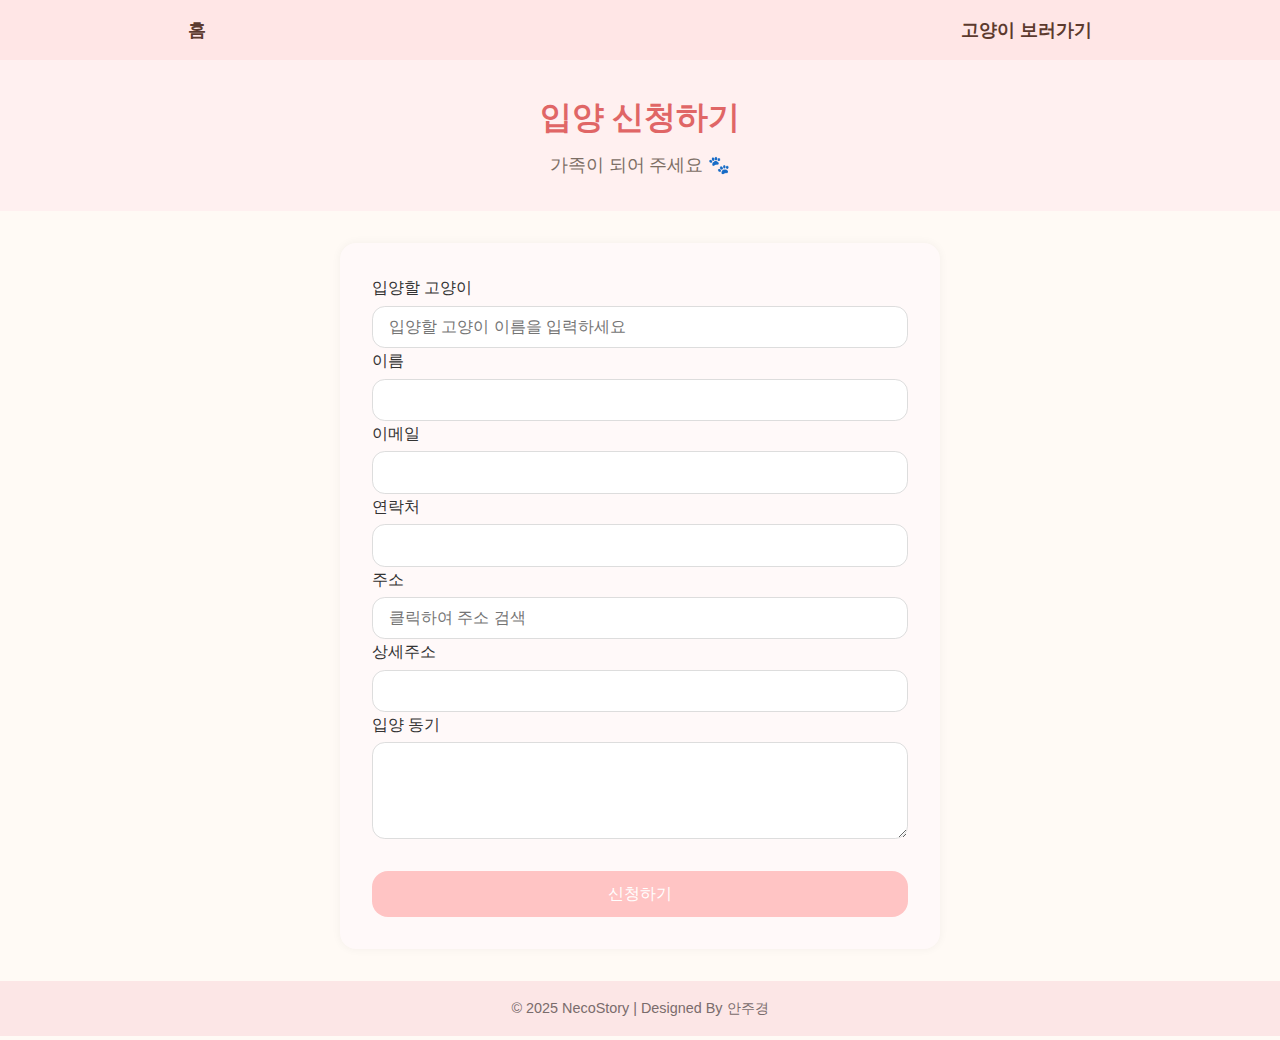
<file: adopt.html>
<!DOCTYPE html>
<html lang="ko">
<head>
    <meta charset="UTF-8">
    <meta name="viewport" content="width=device-width, initial-scale=1.0">
    <title>입양 신청</title>
    <link rel="stylesheet" href="css/style.css">
    <!-- 카카오 주소 검색 API 스크립트 -->
    <script src="https://t1.daumcdn.net/mapjsapi/bundle/postcode/prod/postcode.v2.js"></script>
</head>
<body>
<!-- ✅ 네비게이션 바 -->
<nav>
    <ul>
        <li><a href="index.html">홈</a></li>
        <li><a href="cats.html">고양이 보러가기</a></li>
    </ul>
</nav>
<!-- ✅ 신청 제목 영역 -->
<section class="page-title">
    <h1 id="adopt-title">입양 신청하기</h1>
    <p> 가족이 되어 주세요 🐾</p>
</section>
<!-- ✅ 신청 폼 영역 -->
<section class="adopt-form">
    <form action="https://www.w3schools.com/action_page.php" method="POST">
        <label for="catName">입양할 고양이</label>
        <input type="text" id="catName" name="catName" required>
        <label for="userName">이름</label>
        <input type="text" id="userName" name="userName" required>
        <label for="email">이메일</label>
        <input type="email" id="email" name="email" required>
        <label for="phone">연락처</label>
        <input type="tel" id="phone" name="phone" required>
        <label for="address">주소</label>
        <input type="text" id="address" name="address" placeholder="클릭하여 주소 검색" readonly required>
        <label for="address2">상세주소</label>
        <input type="text" id="address2" name="address2" required>
        <label for="message">입양 동기</label>
        <textarea id="message" name="message" rows="4" required></textarea>
        <!-- 제출버튼  -->
        <button type="submit">신청하기</button>
    </form>
</section>

<footer>
    <p>&copy; 2025 NecoStory | Designed By 안주경</p>
</footer>

<script src="https://code.jquery.com/jquery-3.6.0.min.js"></script>
<script src="js/adopt.js"></script>

</body>
</html>
<!--
[1]만약 cat-detail.html에서 입양 신청하기 버튼을 눌러서 쿼리스트링이 넘어왔다면
(?cat=...)가 있다면 catName은 자동입력되고+ readOnly 적용
[2]index.html / cats.html에서 특정 고양이 선택하지 않고 바로 adopt.html로 넘어가면
catName은 직접 입력 가능해야함
-->
</file>
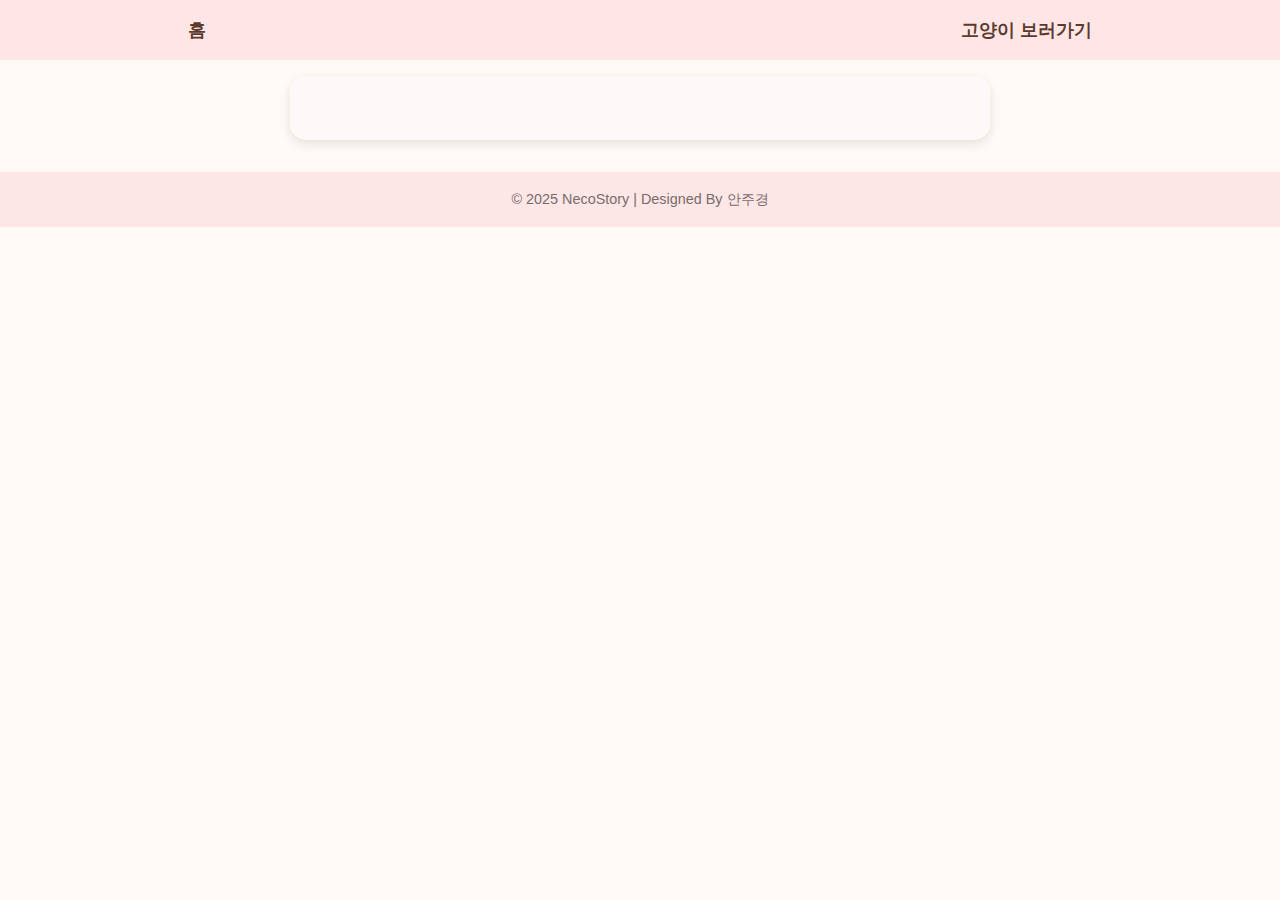
<file: cat-detail.html>
<!DOCTYPE html>
<html lang="ko">
<head>
    <meta charset="UTF-8">
    <meta name="viewport" content="width=device-width, initial-scale=1.0" />
    <title>Cat-Detail</title>
    <link rel="stylesheet" href="css/style.css" />
</head>
<body>
<!--URL에서 id 값 추출> cats.json에서 해당id의 고양이 데이터만 가져오기
> pg에 상세 정보 출력 -->
<!--    상단 nav 바-->
<nav>
    <ul>
        <li><a href="index.html">홈</a></li>
        <li><a href="cats.html">고양이 보러가기</a></li>
    </ul>
</nav>

<section class="cat-detail" id="cat-detail">
<!--JS로 고양이 정보 동적으로 불러올 부분-->
</section>

<footer>
    <p>&copy; 2025 NecoStory | Designed By 안주경</p>
</footer>

<script src="js/cat-detail.js"></script>

</body>
</html>
</file>
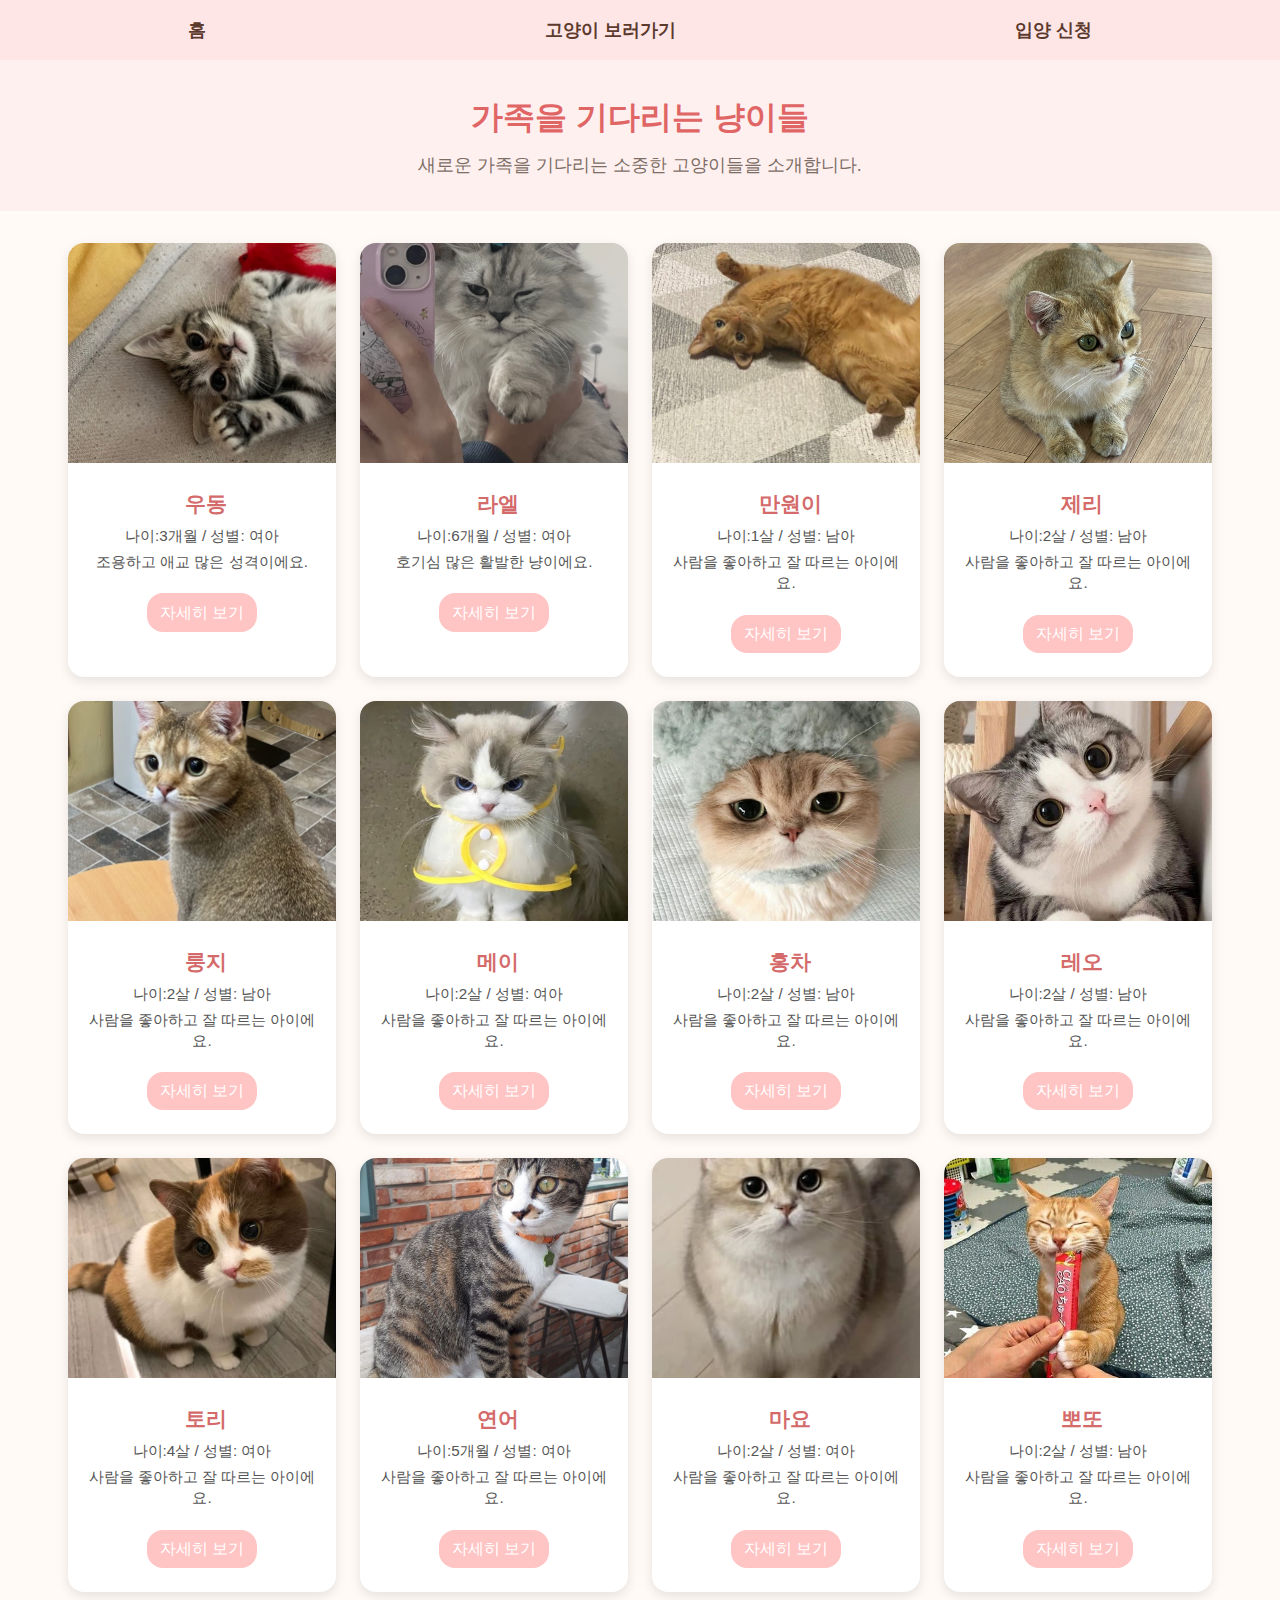
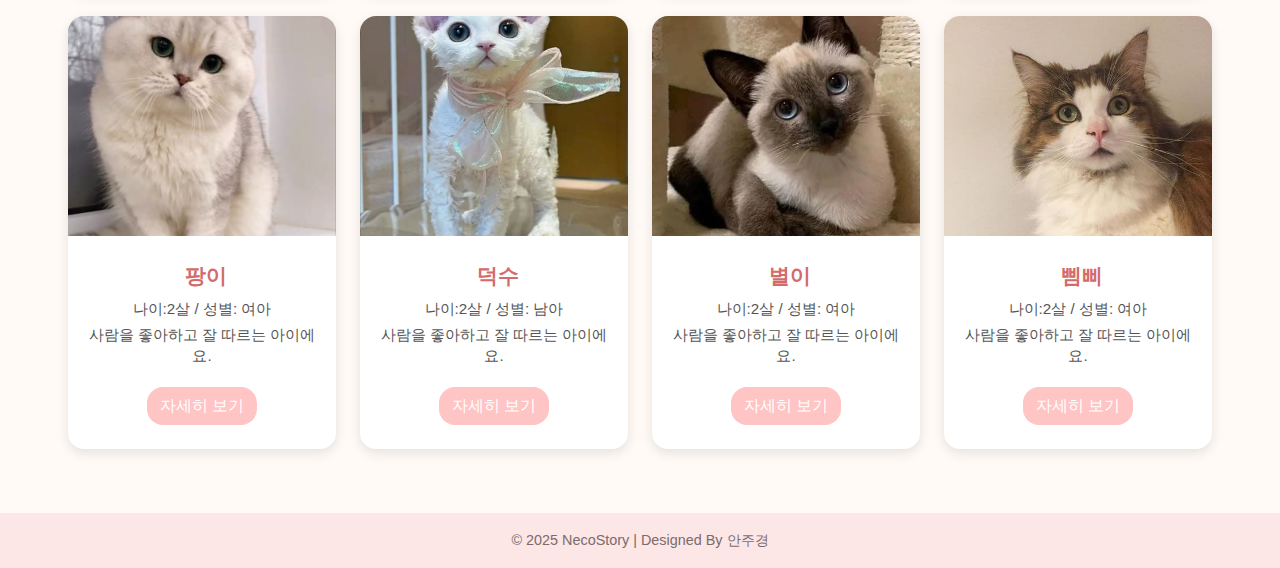
<file: cats.html>
<!DOCTYPE html>
<html lang="ko">
<head>
    <meta charset="UTF-8">
    <meta name="viewport" content="width=device-width, initial-scale=1.0">
    <title>Cats</title>
    <link rel="stylesheet" href="css/style.css">
</head>
<body>
<!-- ✅ 네비게이션 바 -->
    <nav>
        <ul>
            <li><a href="index.html">홈</a></li>
            <li><a href="cats.html">고양이 보러가기</a></li>
            <li><a href="adopt.html">입양 신청</a></li>
        </ul>
    </nav>
<!-- ✅ 타이틀 -->
<section class="page-title">
    <h1>가족을 기다리는 냥이들</h1>
    <p>새로운 가족을 기다리는 소중한 고양이들을 소개합니다. </p>
</section>

<!-- ✅ 고양이 카드 리스트 -->
<section class="cat-list" id="cat-list">

</section>

<footer>
    <p>&copy; 2025 NecoStory | Designed By 안주경 </p>
</footer>

<script src="js/cats.js"></script>

</body>
</html>
</file>
<file: css/style.css>
/*전체 초기화 : 브라우저마다 margin, padding 통일 */
/*일단 mobile-first로 제작*/
*{
    margin:0;
    padding:0;
    box-sizing: border-box;
}
body{
    font-family: 'Noto Sans KR', sans-serif;
    background-color: #fffaf5;
    color:#333;
    line-height:1.6; /*한줄 간 간격*/
}
/* ✅ 네비게이션 바 */
nav{
    background-color: #ffe6e6;
    padding: 1rem 2rem; /*상하, 좌우 패딩(rem:root em. 기본 글자크기는 보통 16px)*/
}
nav ul{
    /*기본적으로 ul,div는 세로로 쌓이는데, flex 주면 안의 아이템이 가로로 나란히 정렬*/
    display: flex;
    justify-content: center; /* 가로 가운데 정렬 */
    list-style: none;
}
nav li{
    margin: 0 1.5rem; /*각각 list 요소 별 좌우 간격 띄우기*/
}
nav a{
    text-decoration: none;
    color:#5c3a2e;
    font-weight: bold;
    font-size:1.1rem;
}
nav a:hover{
    color:#d46a6a;
}
/* ✅ 메인 배너 - 이브 사진 있는데까지 */
.main-banner{
    text-align: center;
    padding:2rem;
    background-color:#fff0f0;
}
.main-banner h1{ /*Neco Story*/
    font-size:2.5rem;
    color:#e06666;
    margin-bottom:0.5rem;
}
.main-banner p{
    font-size:1.2rem;
    color:#7c6e65;
}
.main-banner img{
    margin-top:1rem;
    width:300px;
    height:auto;
    border-radius:1rem;
}
/* ✅ 사이트 소개 */
.intro{
    padding:2rem;
    text-align: center;
}
.intro h2{
    font-size:2rem;
    margin-bottom:1rem;
    color:#e28c8c;
}
.intro p{
    font-size:1.1rem;
    max-width:600px;
    margin: 0 auto;
}
/*구글 지도*/
#map {
    width: 100%;
    max-width: 600px;
    height: 300px;
    margin: 1rem auto;
    border-radius: 1rem;
    box-shadow: 0 4px 12px rgba(0,0,0,0.1);
}
/* 지도 아래 주소 텍스트 스타일 */
.map-address {
    font-size: 0.95rem;
    color: #666;
    margin-top: 0.3rem;
    margin-bottom: 1rem;
}
/* ✅ 오늘의 냥냥이 */
.today-cat{
    padding:2rem;
    background-color:#fff5f5;
    text-align: center;
}
.today-cat h2{
    font-size:1.8rem;
    margin-bottom:1rem;
    color:#d96f6f;
}
#random-cat img{
    max-width:300px;
    width:100%;
    border-radius:1rem;
    margin:1rem 0;
}
#refresh-cat, #detail-cat{
    padding: 0.5rem 1.2rem;
    margin: 0.5rem;
    font-size:1rem;
    background-color:#ffc4c4;
    color:#fff;
    border:none;
    border-radius:1rem;
    cursor: pointer;
}
#refresh-cat:hover{
    background-color:#ff9e9e;
}

/* ✅ 입양 후기 슬라이드 */
.slider{
    padding: 3rem 1rem;
    background-color:#fff0f5;
    text-align: center;
}

.slider h2{
    font-size:1.8rem;
    margin-bottom:2rem;
    color:#c06969;
}
/*슬라이더 영역*/
.slider-container{
    width:90%;
    margin: 0 auto;
}

/* 각 슬라이드 카드*/
.slide{
    background-color:#fff;
    padding:1rem;
    border-radius:1rem;
    text-align: center;
    margin: 0 0.5rem;
}

.slide img{
    width:100%;
    height:300px;
    object-fit: cover; /*이미지 비율 유지하고, 넘치는 부분은 크롭*/
    border-radius:0.8rem;
    margin-bottom:1rem;
}

.slide p{
    font-size:1rem;
    color:#444;
    line-height:1.4;
}



/* ✅ 푸터 */
footer{
    background-color:#fce6e6;
    text-align: center;
    padding:1rem;
    font-size:0.9rem;
    color:#7a6c6c;
    margin-top:2rem;
}


/* 여기까지 index.html의 CSS. */

/* 여기부터 cats.html의 CSS. */

.page-title{
    text-align:center;
    padding: 2rem 1rem;
    background-color:#fff0f0;
}
.page-title h1{
    font-size:2rem;
    color:#e06666;
    margin-bottom: 0.5rem;
}
.page-title p{
    font-size:1.1rem;
    color:#7c6e65;
}

/* ✅ 고양이 카드 리스트 전체 영역 */
.cat-list{ /*  section  */
    display:flex;
    flex-wrap: wrap;
    gap: 1.5rem;
    justify-content: center;
    padding: 2rem 1rem;
    background-color: #fffaf5;
}
/* ✅ 고양이 카드 박스 */
.cat-card{ /* 각각의 div */
    width:100%;/* 모바일에서는 1개 꽉 차도록*/
    max-width:280px;
    background-color:#fff;
    border-radius:1rem;
    box-shadow: 0 4px 12px rgba(0,0,0,0.1); /*가로이동 세로이동 번짐정도 색*/
    overflow: hidden;
    text-align: center;
    transition: transform 0.2s ease;  /*transform 속성이 바뀔 때 0.2초 동안 자연스럽게 이동*/
}

.cat-card:hover{
    transform: translateY(-5px); /*y축 위쪽으로 5px 이동*/
}


/* ✅ 고양이 이미지 */
.cat-card img{
    width:100%;
    height:220px;
    object-fit: cover;
}

/* ✅ 고양이 이름 */
.cat-card h3{
    margin:1rem 0 0 0.5rem;
    color:#d46a6a;
    font-size:1.3rem;
}

/* ✅ 기본 정보 텍스트 */
.cat-card p{
    margin: 0.3rem 1rem;
    font-size:0.95rem;
    color:#555;
    line-height:1.4;
}

/* ✅ 자세히 보기 버튼 */
.detail-btn{
    display:inline-block;
    /*inline-block : inline처럼 나란히 배치되지만 width,height,margin,padding 줄 수 ㅇ*/
    margin:1rem auto 1.5rem; /* 상 좌우 하*/
    padding: 0.4rem 0.8rem;
    background-color:#ffc4c4;
    color:#fff;
    text-decoration:none;
    border-radius:1rem;
    transition: background-color 0.2s;
}

.detail-btn:hover{
    background-color: #ff9e9e;
}

/*여기서부터 cat-detail 의 CSS임미다*/
.cat-detail{ /* section id */
    padding:2rem;
    max-width:700px; /*PC에서 너무 넓어지지 않도록..*/
    margin: 1rem auto;
    text-align: center;
    background-color:#fff8f8;
    border-radius:1rem;
    box-shadow: 0 4px 12px rgba(0,0,0,0.1);
}
.cat-detail img{
    width:300px;
    height:auto;
    border-radius:1rem;
    margin-bottom:1.5rem;
}
/* 냥이 이름*/
.cat-detail h2{
    font-size:2rem;
    color:#e28c8c;
    margin-bottom:1rem;
}
/*상세 텍스트*/
.cat-detail p{
    width:450px;
    font-size:1.1rem;
    color: #444;
    margin: 0.3rem auto;
}

/* cat-detail section에 있는 버튼 공통
: cats.html에 있는 detail-btn과 css 같으므로 따로 추가 X
 */

/*여기서부터 adopt.html */

/*page-title은 공통이니 패스*/

/* ✅ 신청 폼 전체 박스(Section) */
.adopt-form{
    max-width:600px;
    margin:2rem auto;
    padding:2rem;
    background-color:#fff9f9;
    border-radius:1rem;
    box-shadow: 0 0 10px rgba(0,0,0,0.05);
}
/* ✅ 폼끼리 내부 정렬 */
.adopt-form form {
   display:flex;
    flex-direction: column; /*이렇게 하면 세로 정렬*/
}
/* ✅ 모든 input과 textarea 공통 스타일 */
.adopt-form input,
.adopt-form textarea{
    padding: 0.7rem 1rem;
    border:1px solid #ddd;
    border-radius:0.8rem;
    font-size: 1rem;
    margin-top:0.3rem;
}

/* ✅ 포커스 시 분홍색으로 테두리 강조 */
.adopt-form input:focus,
.adopt-form textarea:focus{
    outline: none; /*기본 테두리는 제거*/
    border-color: #ffc4c4;
    box-shadow: 0 0 5px rgba(255,180,180,0.5);
}

/*✅ 제출 버튼 */
.adopt-form button{
    margin-top:2rem;
    padding:0.8rem 1rem;
    background-color:#ffc4c4;
    color:white;
    border:none;
    border-radius:1rem;
    font-size: 1rem;
    cursor:pointer;
    transition: background-color 0.2s ease;
}
/* ✅ 버튼에 마우스 올렸을 때 */
.adopt-form button:hover{
    background-color: #ff9e9e;
}

/* 반응형 웹 : 태블릿 버전*/
@media(min-width:600px){
    nav li{
        margin: 0 3rem; /* nav끼리 좌우 간격 증가!*/
        /* 이건 전체 공통 */
    }
    .main-banner img{ /*index.html*/
        width:400px;
        height:auto;
    }
    .intro p{   /*index.html*/
        font-size:1.2rem;
        max-width:700px; /*intro 설명 글자크기, 폭 확장*/
    }
    #random-cat img{    /*index.html*/
        max-width:400px; /*오늘의 냥냥이 이미지 확대*/
    }
    #map {   /*index.html*/
        height: 350px;
    }
    .cat-card{ /*cats.html - 각각의 div 하나*/
        width:calc(50% - 1.5rem); /*하나의 크기는 전체의 50%가 약간 안됨 - 2개까지 들어감*/
    }
}
/* PC 버전*/
@media(min-width:780px){
    nav ul{ /* 전체 공통*/
        justify-content: space-between; /*단순히 좌우간격 넓히는 게 아니라 화면 전체폭 사용하도록*/
        max-width:1000px; /*근데 너무 가쪽으로 붙지 않도록*/
        margin: 0 auto;
    }
    .main-banner h1{ /*index.html*/
        font-size:3rem;
    }
    .main-banner p{ /*index.html*/
        font-size:1.5rem;
    }
    #map {  /*index.html*/
        height: 400px;
    }
    .cat-card{/*cats.html - 각각의 div 하나*/
        width:calc(25% - 1.5rem); /*4개씩 들어오게 하려고*/
    }
    .cat-list{/*cats.html-전체 cat list section*/
        max-width:1200px; /*전체 컨테이너 크기 확장*/
        margin:0 auto;
    }
}
</file>
